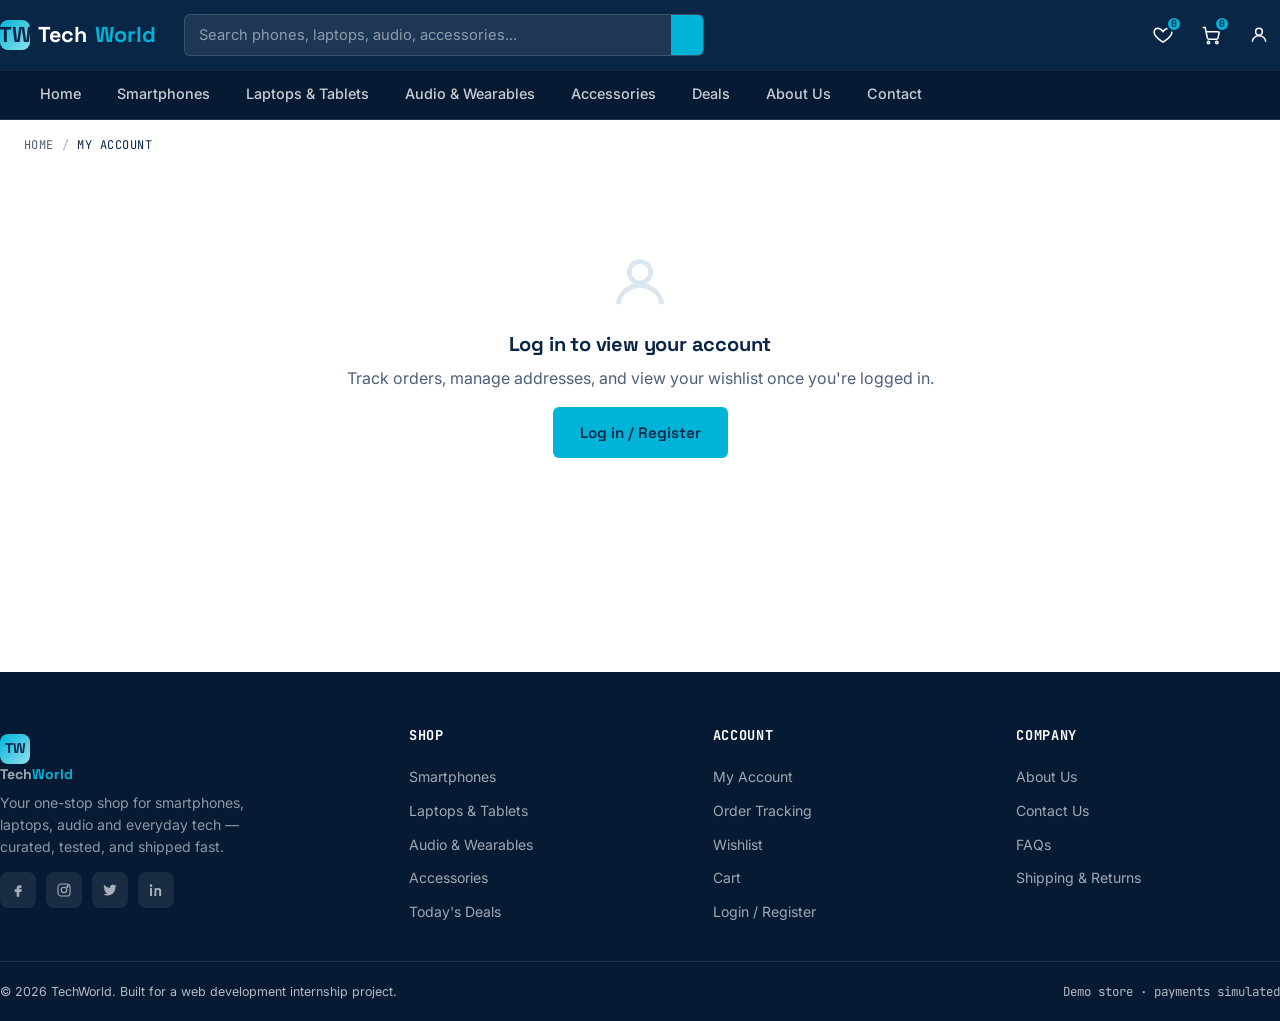
<file: account.html>
<!DOCTYPE html>
<html lang="en">
<head>
<meta charset="UTF-8">
<meta name="viewport" content="width=device-width, initial-scale=1.0">
<title>My Account — TechWorld</title>
<link rel="preconnect" href="https://fonts.googleapis.com">
<link href="https://fonts.googleapis.com/css2?family=Space+Grotesk:wght@500;600;700&family=Inter:wght@400;500;600;700&family=JetBrains+Mono:wght@500;700&display=swap" rel="stylesheet">
<link rel="stylesheet" href="style.css">
<style>
  .acc-layout{ display:grid; grid-template-columns: 220px 1fr; gap: 32px; align-items:start; }
  @media (max-width:800px){ .acc-layout{ grid-template-columns: 1fr; } }
  .acc-side{ background:var(--white); border:1px solid var(--line); border-radius: var(--radius); padding: 10px; position:sticky; top:130px; }
  .acc-side button{ display:flex; align-items:center; gap:10px; width:100%; text-align:left; background:none; border:0; padding:12px 14px; border-radius:8px; font-family: var(--font-display); font-weight:600; font-size:.9rem; color: var(--ink-soft); }
  .acc-side button.active{ background: var(--navy); color:#fff; }
  .acc-side button svg{ width:18px; height:18px; }
  .acc-side hr{ border:none; border-top:1px solid var(--line); margin:8px 0; }
  .order-card{ border:1px solid var(--line); border-radius: var(--radius); padding: 18px; margin-bottom:16px; }
  .order-head{ display:flex; justify-content:space-between; align-items:center; flex-wrap:wrap; gap:10px; margin-bottom:14px; padding-bottom:14px; border-bottom:1px solid var(--line); }
  .order-track{ display:flex; justify-content:space-between; position:relative; margin: 22px 6px 6px; }
  .order-track::before{ content:""; position:absolute; top:11px; left:0; right:0; height:2px; background:var(--line); z-index:0; }
  .order-track .ostep{ position:relative; z-index:1; display:flex; flex-direction:column; align-items:center; gap:6px; font-family:var(--font-mono); font-size:.62rem; text-transform:uppercase; color:var(--ink-soft); flex:1; text-align:center; }
  .order-track .dot{ width:22px; height:22px; border-radius:50%; background:#fff; border:2px solid var(--line); display:flex; align-items:center; justify-content:center; font-size:.65rem; }
  .order-track .ostep.done .dot{ background: var(--tech-blue); border-color: var(--tech-blue); color:var(--navy); }
  .order-track .ostep.done{ color:var(--navy); }
  .addr-card{ border:1px solid var(--line); border-radius: var(--radius); padding:16px; margin-bottom:12px; }
  .profile-avatar{ width:64px; height:64px; border-radius:50%; background: var(--navy); color:#fff; font-family:var(--font-display); font-weight:700; font-size:1.4rem; display:flex; align-items:center; justify-content:center; }
</style>
</head>
<body>

<div id="header-placeholder"></div>

<div class="container">
  <nav class="breadcrumb"><a href="index.html">Home</a><span class="sep">/</span><span class="current">My Account</span></nav>
</div>

<section class="section" style="padding-top:10px;">
  <div class="container" id="loginGate" style="display:none;">
    <div class="empty-state">
      <div style="width:64px;height:64px;color:var(--line);margin:0 auto 18px;" id="gateIcon"></div>
      <h3>Log in to view your account</h3>
      <p>Track orders, manage addresses, and view your wishlist once you're logged in.</p>
      <a href="login.html" class="btn btn-primary">Log in / Register</a>
    </div>
  </div>

  <div class="container acc-layout" id="accContent" style="display:none;">
    <aside class="acc-side">
      <button class="active" data-tab="profile">Profile</button>
      <button data-tab="orders">Orders</button>
      <button data-tab="addresses">Addresses</button>
      <button data-tab="wishlist">Wishlist</button>
      <hr>
      <button id="logoutBtn" style="color:var(--danger)">Log out</button>
    </aside>
    <div>
      <div class="tab-panel active" id="panel-profile"></div>
      <div class="tab-panel" id="panel-orders"></div>
      <div class="tab-panel" id="panel-addresses"></div>
      <div class="tab-panel" id="panel-wishlist"></div>
    </div>
  </div>
</section>

<div id="footer-placeholder"></div>

<script src="icons.js"></script>
<script src="data.js"></script>
<script src="main.js"></script>
<script src="account-page.js"></script>
</body>
</html>
</file>
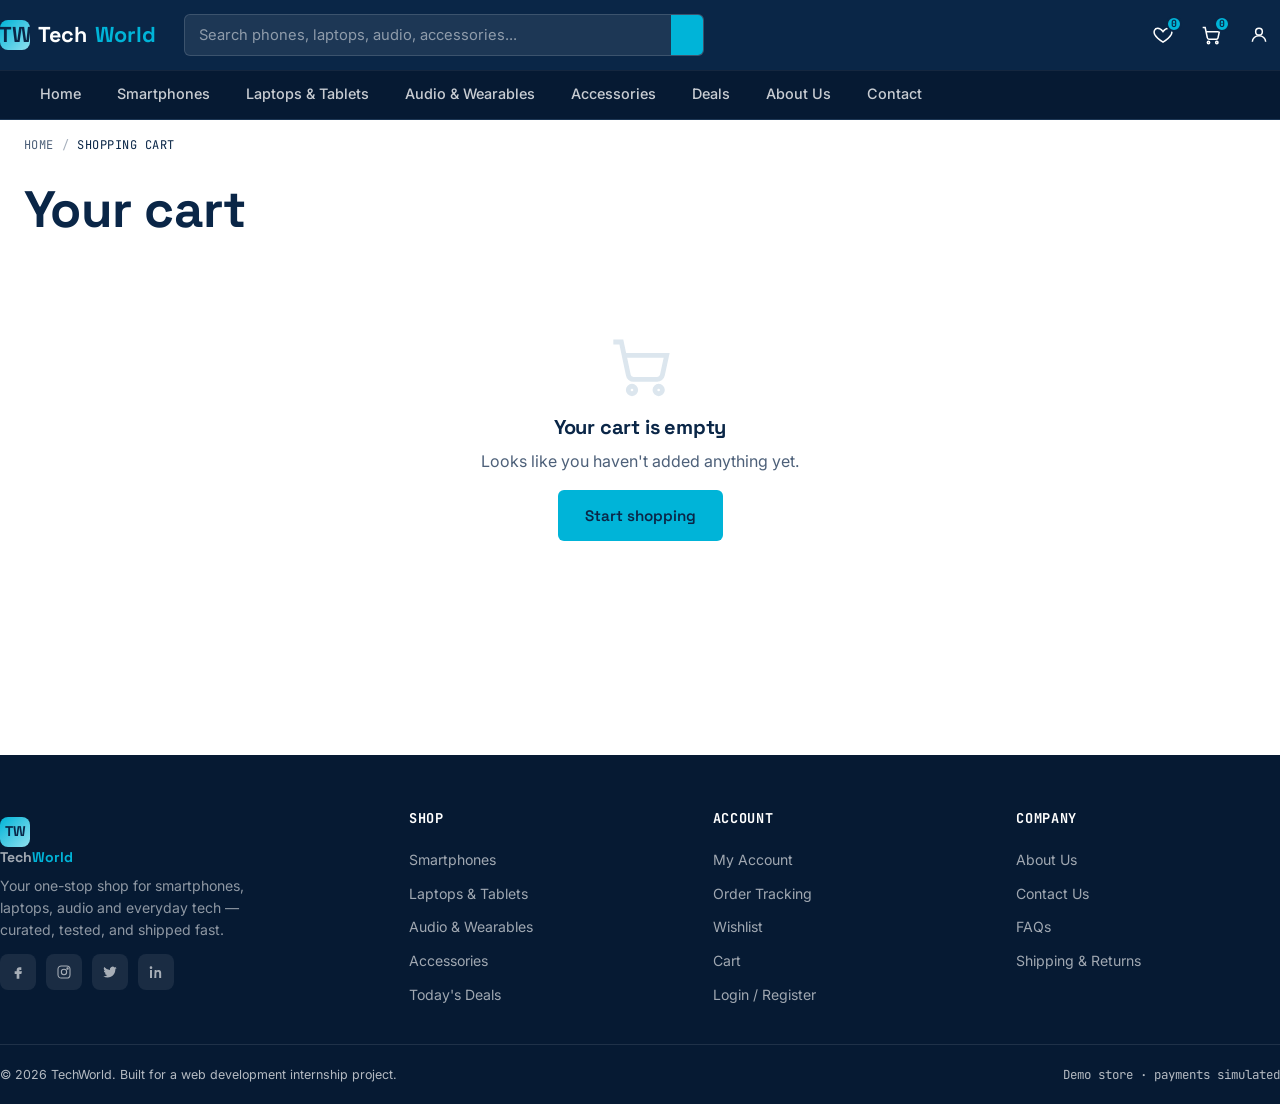
<file: cart.html>
<!DOCTYPE html>
<html lang="en">
<head>
<meta charset="UTF-8">
<meta name="viewport" content="width=device-width, initial-scale=1.0">
<title>Your Cart — TechWorld</title>
<link rel="preconnect" href="https://fonts.googleapis.com">
<link href="https://fonts.googleapis.com/css2?family=Space+Grotesk:wght@500;600;700&family=Inter:wght@400;500;600;700&family=JetBrains+Mono:wght@500;700&display=swap" rel="stylesheet">
<link rel="stylesheet" href="style.css">
<style>
  .cart-layout{ display:grid; grid-template-columns: 1fr 340px; gap:32px; align-items:start; }
  @media (max-width:900px){ .cart-layout{ grid-template-columns:1fr; } }
  @media (max-width:560px){ .cart-item{ grid-template-columns: 64px 1fr; } .cart-item-price{ grid-column: 1/-1; text-align:left; } }
  .promo-row{ display:flex; gap:10px; margin-top:16px; }
</style>
</head>
<body>

<div id="header-placeholder"></div>

<div class="container">
  <nav class="breadcrumb"><a href="index.html">Home</a><span class="sep">/</span><span class="current">Shopping Cart</span></nav>
</div>

<section class="section" style="padding-top:10px;">
  <div class="container">
    <h1 style="margin-bottom:24px;">Your cart</h1>
    <div id="cartContent"></div>
  </div>
</section>

<div id="footer-placeholder"></div>

<script src="icons.js"></script>
<script src="data.js"></script>
<script src="main.js"></script>
<script src="cart-page.js"></script>
</body>
</html>
</file>
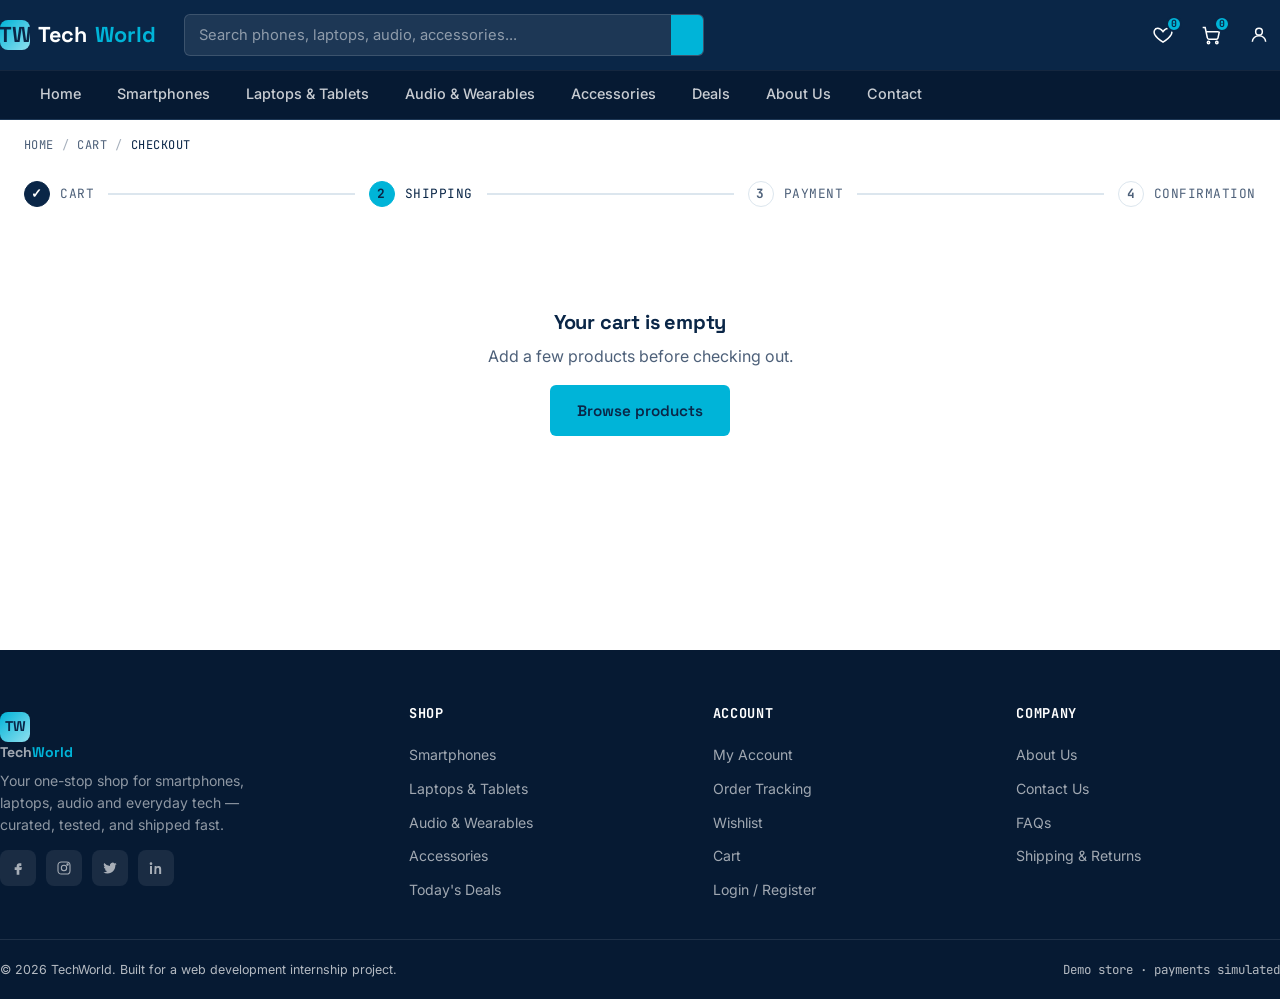
<file: checkout.html>
<!DOCTYPE html>
<html lang="en">
<head>
<meta charset="UTF-8">
<meta name="viewport" content="width=device-width, initial-scale=1.0">
<title>Checkout — TechWorld</title>
<link rel="preconnect" href="https://fonts.googleapis.com">
<link href="https://fonts.googleapis.com/css2?family=Space+Grotesk:wght@500;600;700&family=Inter:wght@400;500;600;700&family=JetBrains+Mono:wght@500;700&display=swap" rel="stylesheet">
<link rel="stylesheet" href="style.css">
<style>
  .checkout-layout{ display:grid; grid-template-columns: 1fr 360px; gap:32px; align-items:start; }
  @media (max-width:900px){ .checkout-layout{ grid-template-columns:1fr; } }
  .co-section{ margin-bottom:20px; }
  .co-section.disabled{ opacity:.45; pointer-events:none; }
  .pay-option{ display:flex; align-items:center; gap:12px; border:1.5px solid var(--line); border-radius:8px; padding:14px 16px; margin-bottom:10px; cursor:pointer; }
  .pay-option input{ accent-color: var(--tech-blue); width:16px; height:16px; }
  .pay-option.selected{ border-color: var(--tech-blue); background: rgba(0,180,216,.05); }
  .pay-option svg{ width:20px; height:20px; color:var(--navy); }
  .co-summary-item .sm-name{ flex:1; color:var(--navy); }
  .confirm-panel{ text-align:center; padding: 40px 20px; }
  .confirm-panel svg{ width:64px; height:64px; color: var(--success); margin:0 auto 16px; }
  .track-line{ display:flex; justify-content:space-between; max-width:520px; margin:30px auto 0; position:relative; }
  .track-line::before{ content:""; position:absolute; top:14px; left:0; right:0; height:2px; background:var(--line); z-index:0; }
  .track-step{ position:relative; z-index:1; display:flex; flex-direction:column; align-items:center; gap:8px; font-family:var(--font-mono); font-size:.68rem; text-transform:uppercase; color:var(--ink-soft); flex:1; }
  .track-step .dot{ width:28px; height:28px; border-radius:50%; background:var(--white); border:2px solid var(--line); display:flex; align-items:center; justify-content:center; color:var(--line); }
  .track-step.done .dot{ background:var(--tech-blue); border-color:var(--tech-blue); color:var(--navy); }
  .track-step.done{ color: var(--navy); }
</style>
</head>
<body>

<div id="header-placeholder"></div>

<div class="container">
  <nav class="breadcrumb"><a href="index.html">Home</a><span class="sep">/</span><a href="cart.html">Cart</a><span class="sep">/</span><span class="current">Checkout</span></nav>
</div>

<section class="section" style="padding-top:10px;">
  <div class="container">

    <div class="step-track" id="stepTrack">
      <div class="step done"><span class="num">✓</span> Cart</div>
      <div class="line"></div>
      <div class="step active" id="stepShippingTab"><span class="num">2</span> Shipping</div>
      <div class="line"></div>
      <div class="step" id="stepPaymentTab"><span class="num">3</span> Payment</div>
      <div class="line"></div>
      <div class="step" id="stepConfirmTab"><span class="num">4</span> Confirmation</div>
    </div>

    <div id="checkoutEmpty" style="display:none" class="empty-state">
      <h3>Your cart is empty</h3>
      <p>Add a few products before checking out.</p>
      <a href="products.html" class="btn btn-primary">Browse products</a>
    </div>

    <div id="checkoutFlow" class="checkout-layout">
      <div>
        <div class="card-panel co-section" id="shippingSection">
          <h3>Shipping address</h3>
          <form id="shippingForm">
            <div class="form-row">
              <div class="form-group"><label>Full name</label><input type="text" id="fullName" required></div>
              <div class="form-group"><label>Phone number</label><input type="tel" id="phone" required pattern="[0-9]{10}" placeholder="10-digit number"></div>
            </div>
            <div class="form-group"><label>Address line</label><input type="text" id="addr1" required placeholder="House no., street, area"></div>
            <div class="form-row">
              <div class="form-group"><label>City</label><input type="text" id="city" required></div>
              <div class="form-group"><label>State</label><input type="text" id="stateField" required></div>
            </div>
            <div class="form-row">
              <div class="form-group"><label>PIN code</label><input type="text" id="pincode" required pattern="[0-9]{6}" placeholder="6-digit PIN"></div>
              <div class="form-group"><label>Address type</label>
                <select id="addrType"><option>Home</option><option>Work</option><option>Other</option></select>
              </div>
            </div>
            <button class="btn btn-primary" type="submit">Save & continue to payment</button>
          </form>
        </div>

        <div class="card-panel co-section disabled" id="paymentSection">
          <h3>Payment method</h3>
          <label class="pay-option" data-pay="card">
            <input type="radio" name="payMethod" value="card">
            <span>Credit / Debit Card</span>
          </label>
          <div id="cardFields" style="display:none; padding: 4px 0 14px 30px;">
            <div class="form-group"><label>Card number</label><input type="text" id="cardNumber" maxlength="19" placeholder="1234 5678 9012 3456"></div>
            <div class="form-row">
              <div class="form-group"><label>Expiry</label><input type="text" id="cardExpiry" maxlength="5" placeholder="MM/YY"></div>
              <div class="form-group"><label>CVV</label><input type="text" id="cardCvv" maxlength="3" placeholder="•••"></div>
            </div>
          </div>

          <label class="pay-option" data-pay="upi">
            <input type="radio" name="payMethod" value="upi">
            <span>UPI</span>
          </label>
          <div id="upiFields" style="display:none; padding: 4px 0 14px 30px;">
            <div class="form-group"><label>UPI ID</label><input type="text" id="upiId" placeholder="yourname@bank"></div>
          </div>

          <label class="pay-option" data-pay="cod">
            <input type="radio" name="payMethod" value="cod">
            <span>Cash on Delivery</span>
          </label>

          <button class="btn btn-primary btn-block" id="placeOrderBtn" style="margin-top:14px;">Place order</button>
          <p class="small center" style="margin-top:10px;">🔒 Payments are simulated — no real transaction is processed.</p>
        </div>

        <div class="card-panel" id="confirmSection" style="display:none"></div>
      </div>

      <div class="card-panel" id="orderSummaryPanel">
        <h3>Order summary</h3>
        <div id="summaryItems"></div>
        <div id="summaryTotals"></div>
      </div>
    </div>

  </div>
</section>

<div id="footer-placeholder"></div>

<script src="icons.js"></script>
<script src="data.js"></script>
<script src="main.js"></script>
<script src="checkout-page.js"></script>
</body>
</html>
</file>
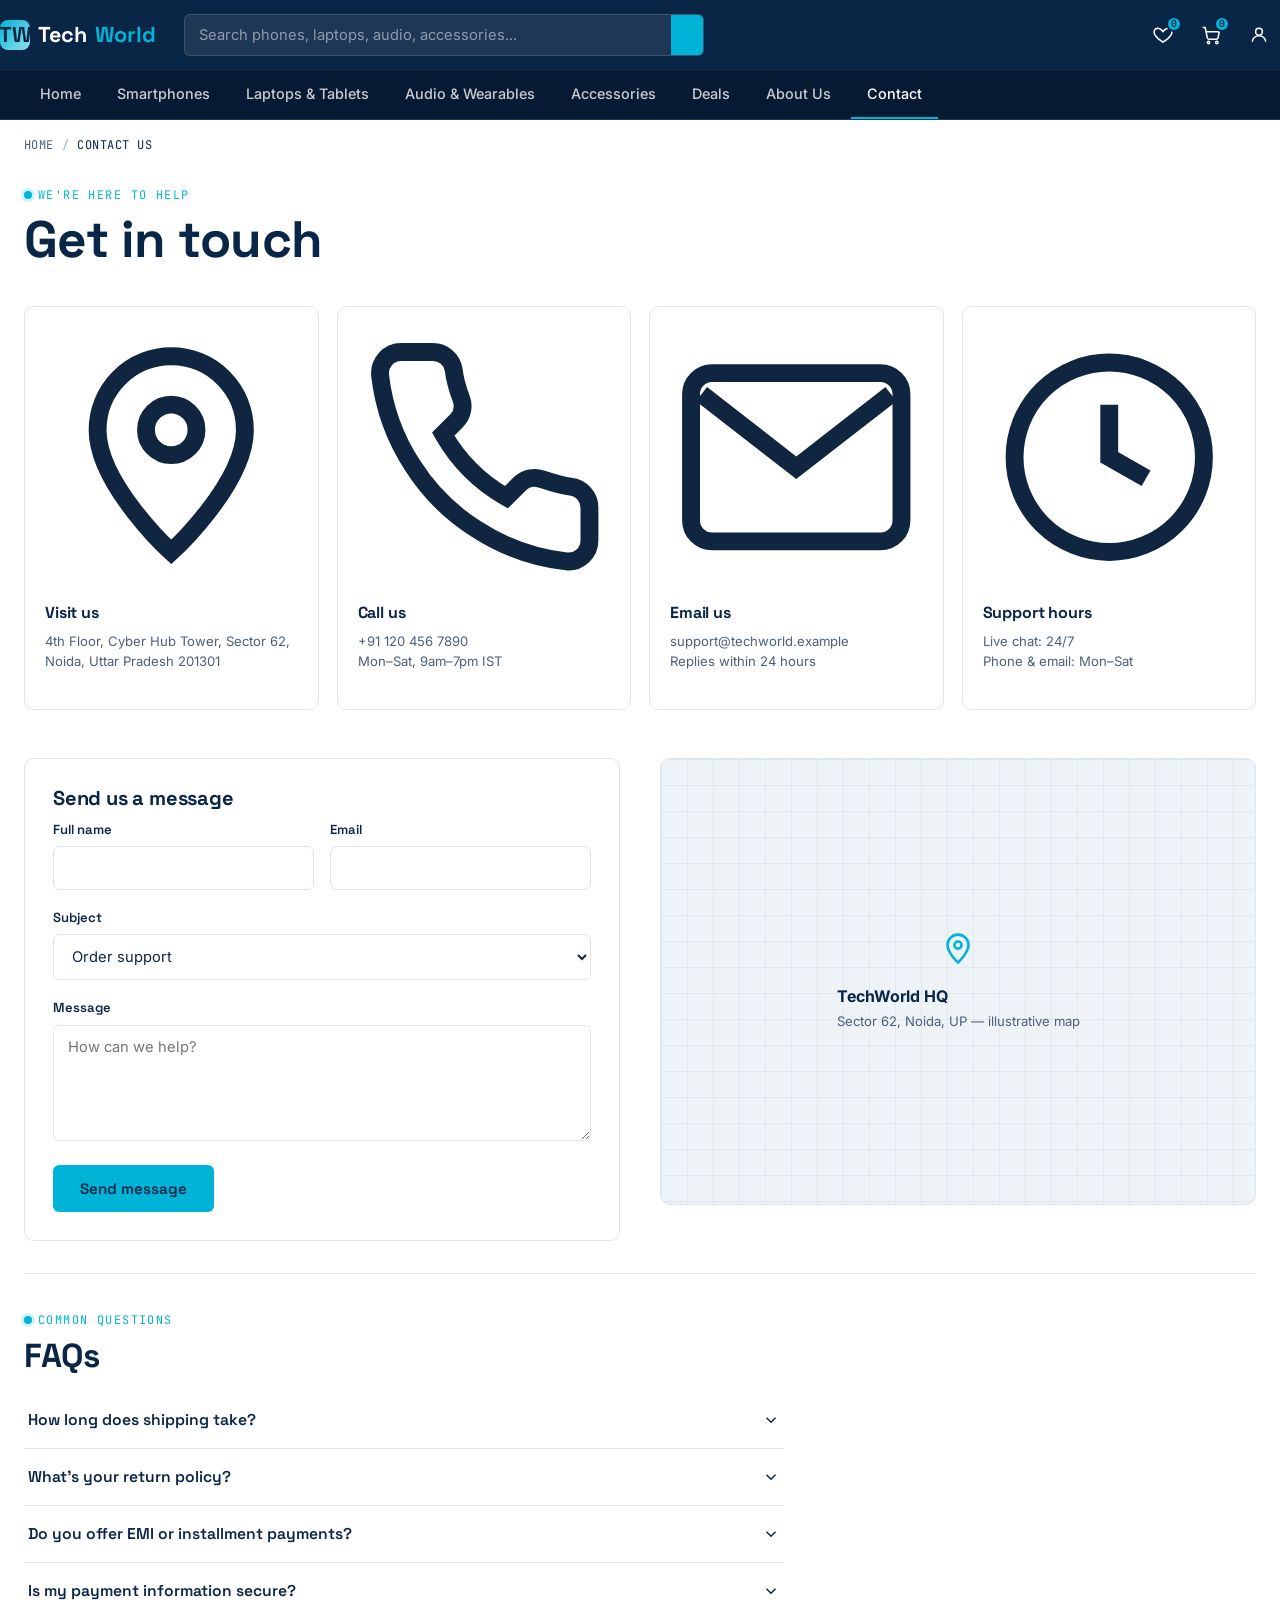
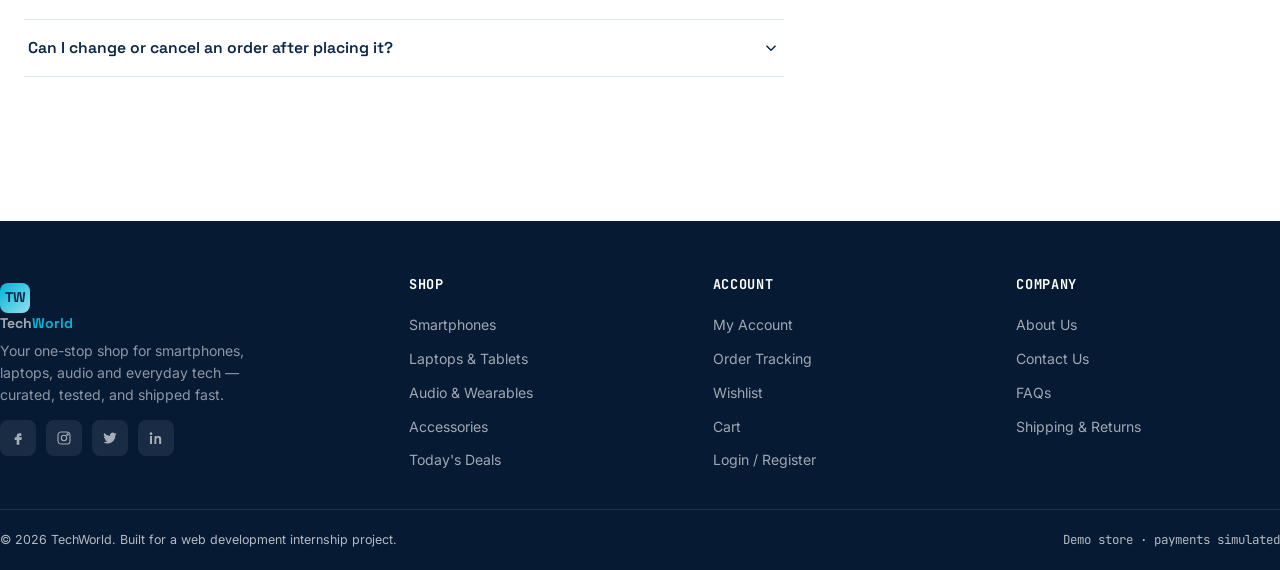
<file: contact.html>
<!DOCTYPE html>
<html lang="en">
<head>
<meta charset="UTF-8">
<meta name="viewport" content="width=device-width, initial-scale=1.0">
<title>Contact Us — TechWorld</title>
<link rel="preconnect" href="https://fonts.googleapis.com">
<link href="https://fonts.googleapis.com/css2?family=Space+Grotesk:wght@500;600;700&family=Inter:wght@400;500;600;700&family=JetBrains+Mono:wght@500;700&display=swap" rel="stylesheet">
<link rel="stylesheet" href="style.css">
<style>
  .contact-grid{ display:grid; grid-template-columns: repeat(4,1fr); gap:18px; margin-bottom: 48px; }
  @media (max-width:800px){ .contact-grid{ grid-template-columns: 1fr 1fr; } }
  .contact-card{ padding:24px 20px; border:1px solid var(--line); border-radius: var(--radius); }
  .contact-card .cat-icon{ margin-bottom:14px; }
  .contact-layout{ display:grid; grid-template-columns: 1fr 1fr; gap:40px; align-items:start; }
  @media (max-width:860px){ .contact-layout{ grid-template-columns:1fr; } }
  .map-box{ aspect-ratio: 4/3; border-radius: var(--radius); background:
      linear-gradient(rgba(10,38,71,.05) 1px, transparent 1px) 0 0/26px 26px,
      linear-gradient(90deg, rgba(10,38,71,.05) 1px, transparent 1px) 0 0/26px 26px,
      var(--surface-alt);
    border:1px solid var(--line); display:flex; align-items:center; justify-content:center; flex-direction:column; gap:10px; color: var(--navy); }
  .map-box svg{ width:36px; height:36px; color:var(--tech-blue); }
  .faq-item{ border-bottom:1px solid var(--line); }
  .faq-q{ width:100%; text-align:left; background:none; border:0; padding:18px 4px; display:flex; justify-content:space-between; align-items:center; font-family:var(--font-display); font-weight:600; color:var(--navy); font-size:.98rem; }
  .faq-q svg{ width:18px; height:18px; transition: transform .2s ease; }
  .faq-item.open .faq-q svg{ transform: rotate(180deg); }
  .faq-a{ max-height:0; overflow:hidden; transition: max-height .25s ease; }
  .faq-item.open .faq-a{ max-height:200px; }
  .faq-a p{ padding: 0 4px 18px; margin:0; }
  .success-panel{ text-align:center; padding: 30px 10px; }
  .success-panel svg{ width:52px; height:52px; color:var(--success); margin:0 auto 12px; }
</style>
</head>
<body>

<div id="header-placeholder"></div>

<div class="container">
  <nav class="breadcrumb"><a href="index.html">Home</a><span class="sep">/</span><span class="current">Contact Us</span></nav>
</div>

<section class="section" style="padding-top:10px;">
  <div class="container">
    <div class="eyebrow">We're here to help</div>
    <h1 style="margin-bottom:36px;">Get in touch</h1>

    <div class="contact-grid">
      <div class="contact-card"><div class="cat-icon" id="ic-loc"></div><h4>Visit us</h4><p class="small">4th Floor, Cyber Hub Tower, Sector 62, Noida, Uttar Pradesh 201301</p></div>
      <div class="contact-card"><div class="cat-icon" id="ic-phone"></div><h4>Call us</h4><p class="small">+91 120 456 7890<br>Mon–Sat, 9am–7pm IST</p></div>
      <div class="contact-card"><div class="cat-icon" id="ic-mail"></div><h4>Email us</h4><p class="small">support@techworld.example<br>Replies within 24 hours</p></div>
      <div class="contact-card"><div class="cat-icon" id="ic-clock2"></div><h4>Support hours</h4><p class="small">Live chat: 24/7<br>Phone & email: Mon–Sat</p></div>
    </div>

    <div class="contact-layout">
      <div class="card-panel">
        <h3>Send us a message</h3>
        <div id="formHolder">
          <form id="contactForm">
            <div class="form-row">
              <div class="form-group"><label>Full name</label><input type="text" id="cName" required></div>
              <div class="form-group"><label>Email</label><input type="email" id="cEmail" required></div>
            </div>
            <div class="form-group"><label>Subject</label>
              <select id="cSubject">
                <option>Order support</option>
                <option>Product question</option>
                <option>Returns & refunds</option>
                <option>Partnership</option>
                <option>Something else</option>
              </select>
            </div>
            <div class="form-group"><label>Message</label><textarea id="cMessage" rows="5" required placeholder="How can we help?"></textarea></div>
            <button class="btn btn-primary" type="submit">Send message</button>
          </form>
        </div>
      </div>
      <div>
        <div class="map-box">
          <div id="ic-pin"></div>
          <div>
            <strong>TechWorld HQ</strong>
            <p class="small" style="margin:2px 0 0;">Sector 62, Noida, UP — illustrative map</p>
          </div>
        </div>
      </div>
    </div>

    <div class="divider" id="faq" style="scroll-margin-top:120px;"></div>
    <div class="eyebrow">Common questions</div>
    <h2>FAQs</h2>
    <div id="faqList" style="max-width:760px;"></div>
  </div>
</section>

<div id="footer-placeholder"></div>

<script src="icons.js"></script>
<script src="data.js"></script>
<script src="main.js"></script>
<script>
  document.addEventListener("DOMContentLoaded", ()=>{
    document.getElementById("ic-loc").innerHTML = icon("location");
    document.getElementById("ic-phone").innerHTML = icon("phoneCall");
    document.getElementById("ic-mail").innerHTML = icon("mail");
    document.getElementById("ic-clock2").innerHTML = icon("clock");
    document.getElementById("ic-pin").innerHTML = icon("location");

    document.getElementById("contactForm").addEventListener("submit", (e)=>{
      e.preventDefault();
      document.getElementById("formHolder").innerHTML = `
        <div class="success-panel">
          ${icon("checkCircle")}
          <h3>Message sent</h3>
          <p class="small">Thanks for reaching out — our team will reply within 24 hours.</p>
        </div>`;
    });

    const faqs = [
      { q:"How long does shipping take?", a:"Most orders arrive within 2–4 business days. Orders over ₹2,000 ship free; expedited options are available at checkout." },
      { q:"What's your return policy?", a:"Unopened items can be returned within 7 days of delivery for a full refund. Opened electronics are covered by our 1-year warranty for defects." },
      { q:"Do you offer EMI or installment payments?", a:"Card and UPI payments support EMI plans from most major Indian banks at checkout (simulated in this demo)." },
      { q:"Is my payment information secure?", a:"Yes — all checkout traffic is encrypted. This demo store does not process real payments or store real card details." },
      { q:"Can I change or cancel an order after placing it?", a:"Orders can be modified within 1 hour of placing them. After that, contact support and we'll do our best to help before it ships." }
    ];
    document.getElementById("faqList").innerHTML = faqs.map((f,i) => `
      <div class="faq-item" data-i="${i}">
        <button class="faq-q">${f.q}${icon("chevronDown")}</button>
        <div class="faq-a"><p>${f.a}</p></div>
      </div>`).join("");

    document.getElementById("faqList").addEventListener("click", (e)=>{
      const btn = e.target.closest(".faq-q");
      if (!btn) return;
      btn.closest(".faq-item").classList.toggle("open");
    });
  });
</script>
</body>
</html>
</file>
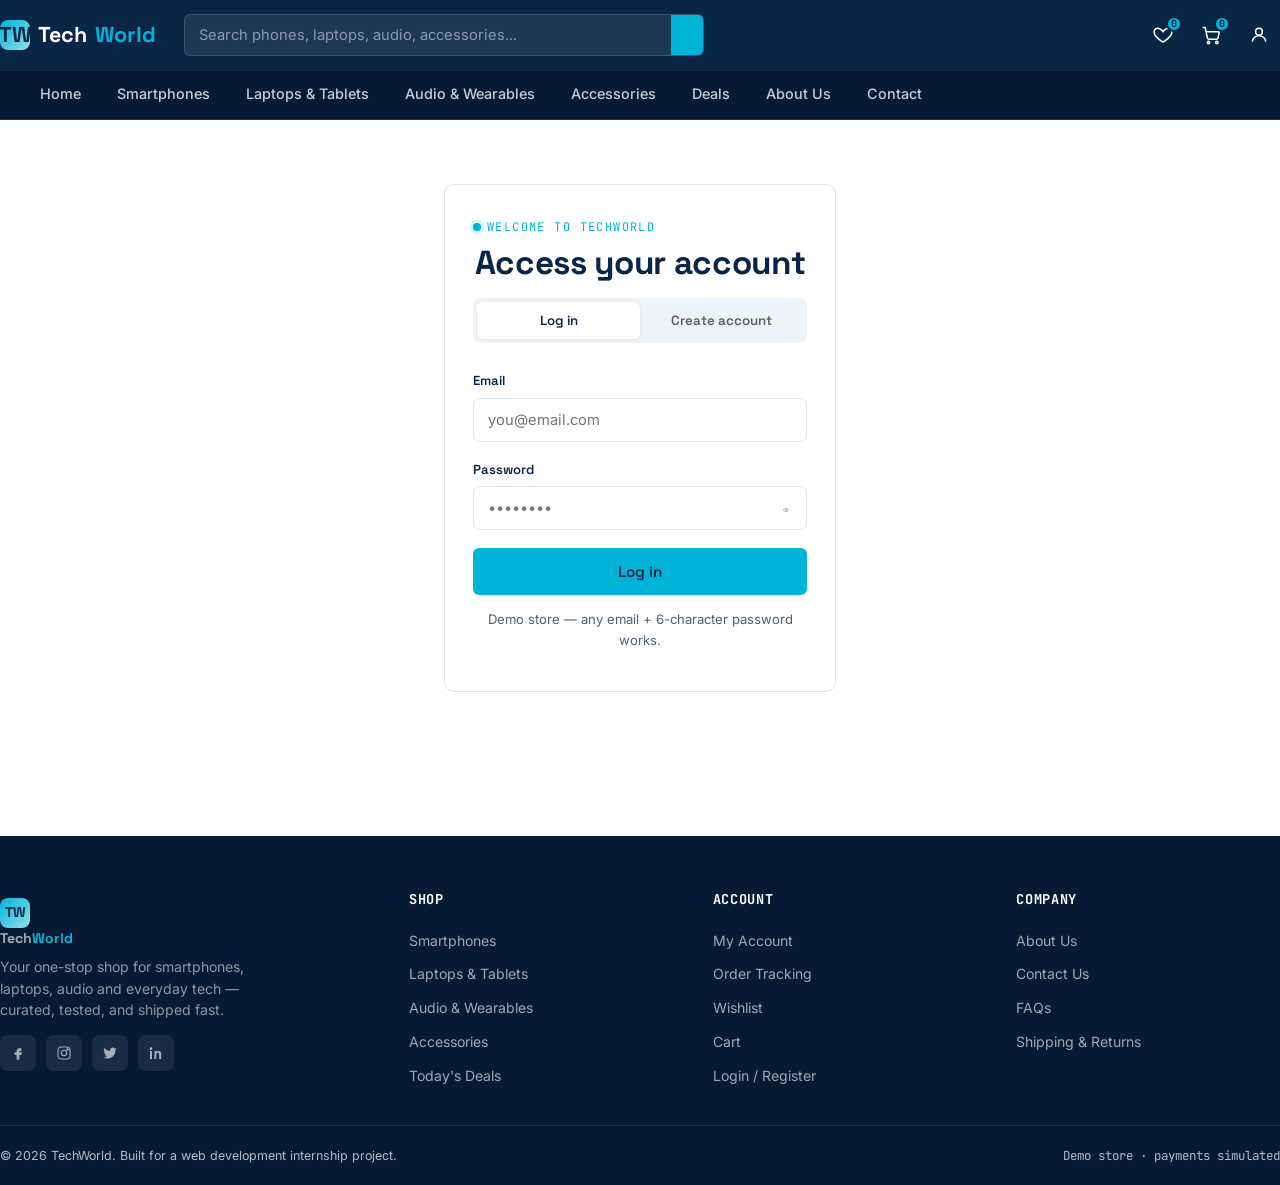
<file: login.html>
<!DOCTYPE html>
<html lang="en">
<head>
<meta charset="UTF-8">
<meta name="viewport" content="width=device-width, initial-scale=1.0">
<title>Login or Register — TechWorld</title>
<link rel="preconnect" href="https://fonts.googleapis.com">
<link href="https://fonts.googleapis.com/css2?family=Space+Grotesk:wght@500;600;700&family=Inter:wght@400;500;600;700&family=JetBrains+Mono:wght@500;700&display=swap" rel="stylesheet">
<link rel="stylesheet" href="style.css">
<style>
  .auth-wrap{ max-width: 440px; margin: 0 auto; }
  .auth-toggle{ display:flex; background: var(--surface-alt); border-radius: 8px; padding:4px; margin-bottom: 28px; }
  .auth-toggle button{ flex:1; border:0; background:none; padding:10px; border-radius:6px; font-family: var(--font-display); font-weight:600; color: var(--ink-soft); }
  .auth-toggle button.active{ background: var(--white); color: var(--navy); box-shadow: var(--shadow-sm); }
  .pw-wrap{ position:relative; }
  .pw-wrap button{ position:absolute; right:12px; top:50%; transform:translateY(-50%); background:none; border:0; color:var(--ink-soft); width:18px; height:18px; }
  .auth-form{ display:none; }
  .auth-form.active{ display:block; }
</style>
</head>
<body>

<div id="header-placeholder"></div>

<section class="section">
  <div class="container auth-wrap">
    <div class="card-panel">
      <div class="eyebrow center" style="justify-content:center;">Welcome to TechWorld</div>
      <h2 class="center">Access your account</h2>
      <div class="auth-toggle">
        <button id="tabLogin" class="active">Log in</button>
        <button id="tabRegister">Create account</button>
      </div>

      <form id="loginForm" class="auth-form active">
        <div class="form-group"><label>Email</label><input type="email" id="loginEmail" required placeholder="you@email.com"></div>
        <div class="form-group">
          <label>Password</label>
          <div class="pw-wrap">
            <input type="password" id="loginPassword" required minlength="6" placeholder="••••••••">
            <button type="button" data-toggle="loginPassword"></button>
          </div>
        </div>
        <button class="btn btn-primary btn-block" type="submit">Log in</button>
        <p class="small center" style="margin-top:14px;">Demo store — any email + 6-character password works.</p>
      </form>

      <form id="registerForm" class="auth-form">
        <div class="form-group"><label>Full name</label><input type="text" id="regName" required></div>
        <div class="form-group"><label>Email</label><input type="email" id="regEmail" required></div>
        <div class="form-group">
          <label>Password</label>
          <div class="pw-wrap">
            <input type="password" id="regPassword" required minlength="6" placeholder="At least 6 characters">
            <button type="button" data-toggle="regPassword"></button>
          </div>
        </div>
        <button class="btn btn-primary btn-block" type="submit">Create account</button>
        <p class="small center" style="margin-top:14px;">By creating an account you agree to our (demo) Terms & Privacy Policy.</p>
      </form>
    </div>
  </div>
</section>

<div id="footer-placeholder"></div>

<script src="icons.js"></script>
<script src="data.js"></script>
<script src="main.js"></script>
<script>
  document.addEventListener("DOMContentLoaded", ()=>{
    if (Store.getUser()){ window.location.href = "account.html"; return; }

    const tabLogin = document.getElementById("tabLogin");
    const tabRegister = document.getElementById("tabRegister");
    const loginForm = document.getElementById("loginForm");
    const registerForm = document.getElementById("registerForm");

    tabLogin.addEventListener("click", ()=>{
      tabLogin.classList.add("active"); tabRegister.classList.remove("active");
      loginForm.classList.add("active"); registerForm.classList.remove("active");
    });
    tabRegister.addEventListener("click", ()=>{
      tabRegister.classList.add("active"); tabLogin.classList.remove("active");
      registerForm.classList.add("active"); loginForm.classList.remove("active");
    });

    document.querySelectorAll("[data-toggle]").forEach(btn=>{
      btn.innerHTML = icon("eye");
      btn.addEventListener("click", ()=>{
        const input = document.getElementById(btn.dataset.toggle);
        const show = input.type === "password";
        input.type = show ? "text" : "password";
        btn.innerHTML = icon(show ? "eyeOff" : "eye");
      });
    });

    loginForm.addEventListener("submit", (e)=>{
      e.preventDefault();
      const email = document.getElementById("loginEmail").value;
      Store.setUser({ name: email.split("@")[0], email, joined: new Date().toISOString() });
      showToast("Logged in successfully");
      setTimeout(()=> window.location.href = "account.html", 500);
    });

    registerForm.addEventListener("submit", (e)=>{
      e.preventDefault();
      const name = document.getElementById("regName").value;
      const email = document.getElementById("regEmail").value;
      Store.setUser({ name, email, joined: new Date().toISOString() });
      showToast("Account created — welcome!");
      setTimeout(()=> window.location.href = "account.html", 500);
    });
  });
</script>
</body>
</html>
</file>
<file: style.css>
/* ============================================================
   TechWorld — Design System
   Display: Space Grotesk · Body: Inter · Data/Spec: JetBrains Mono
   ============================================================ */

:root{
  /* Palette */
  --navy: #0A2647;
  --navy-deep: #061a33;
  --navy-soft: #12335f;
  --white: #FFFFFF;
  --tech-blue: #00B4D8;
  --tech-blue-light: #90E0EF;
  --ink: #10253F;
  --ink-soft: #4D6079;
  --surface: #F5F8FA;
  --surface-alt: #EDF3F7;
  --line: #DCE6EE;
  --amber: #FFB703;
  --success: #17A673;
  --danger: #E14E4E;

  /* Type */
  --font-display: 'Space Grotesk', 'Segoe UI', system-ui, sans-serif;
  --font-body: 'Inter', 'Segoe UI', system-ui, sans-serif;
  --font-mono: 'JetBrains Mono', 'SFMono-Regular', Consolas, monospace;

  /* Layout */
  --maxw: 1280px;
  --radius: 10px;
  --radius-sm: 6px;
  --shadow-sm: 0 1px 3px rgba(10,38,71,0.08);
  --shadow-md: 0 8px 24px rgba(10,38,71,0.12);
  --shadow-lg: 0 20px 48px rgba(10,38,71,0.18);
}

*, *::before, *::after{ box-sizing: border-box; }
html{ scroll-behavior: smooth; }
body{
  margin:0;
  font-family: var(--font-body);
  color: var(--ink);
  background: var(--white);
  line-height: 1.55;
  -webkit-font-smoothing: antialiased;
}
img{ max-width:100%; display:block; }
a{ color: inherit; text-decoration:none; }
ul{ list-style:none; margin:0; padding:0; }
button{ font-family: inherit; cursor:pointer; }
input, select, textarea{ font-family: inherit; }

h1,h2,h3,h4{
  font-family: var(--font-display);
  color: var(--navy);
  margin: 0 0 .5em;
  line-height: 1.15;
  letter-spacing: -0.01em;
}
h1{ font-size: clamp(2.1rem, 4vw, 3.4rem); }
h2{ font-size: clamp(1.6rem, 2.6vw, 2.3rem); }
h3{ font-size: 1.25rem; }
p{ margin: 0 0 1em; color: var(--ink-soft); }

.container{
  max-width: var(--maxw);
  margin: 0 auto;
  padding: 0 24px;
}

:focus-visible{
  outline: 2px solid var(--tech-blue);
  outline-offset: 2px;
}

@media (prefers-reduced-motion: reduce){
  *{ animation-duration: 0.001ms !important; transition-duration: 0.001ms !important; }
}

/* ---------- Spec strip (signature motif) ----------
   Mono-font label rows that mimic a product spec sheet.
   Used as dividers, card meta, and section eyebrows. */
.spec-strip{
  font-family: var(--font-mono);
  font-size: .72rem;
  letter-spacing: .08em;
  text-transform: uppercase;
  color: var(--tech-blue);
  display:flex;
  align-items:center;
  gap:8px;
}
.spec-strip .dot{ color: var(--ink-soft); opacity:.5; }
.spec-strip.on-dark{ color: var(--tech-blue-light); }

.eyebrow{
  font-family: var(--font-mono);
  font-size: .74rem;
  letter-spacing: .12em;
  text-transform: uppercase;
  color: var(--tech-blue);
  display:inline-flex;
  align-items:center;
  gap:.5em;
  margin-bottom: .6em;
}
.eyebrow::before{
  content:"";
  width:8px; height:8px;
  background: var(--tech-blue);
  border-radius: 50%;
  box-shadow: 0 0 0 3px rgba(0,180,216,.18);
}

/* ---------- Buttons ---------- */
.btn{
  display:inline-flex;
  align-items:center;
  justify-content:center;
  gap:8px;
  padding: 13px 26px;
  border-radius: var(--radius-sm);
  font-family: var(--font-display);
  font-weight: 600;
  font-size: .95rem;
  border: 1.5px solid transparent;
  transition: transform .15s ease, box-shadow .15s ease, background .15s ease, color .15s ease, border-color .15s ease;
  white-space: nowrap;
}
.btn:active{ transform: translateY(1px); }
.btn-primary{
  background: var(--tech-blue);
  color: var(--navy);
}
.btn-primary:hover{ background: var(--tech-blue-light); box-shadow: var(--shadow-md); }
.btn-dark{
  background: var(--navy);
  color: var(--white);
}
.btn-dark:hover{ background: var(--navy-soft); box-shadow: var(--shadow-md); }
.btn-outline{
  background: transparent;
  border-color: var(--navy);
  color: var(--navy);
}
.btn-outline:hover{ background: var(--navy); color: var(--white); }
.btn-outline.on-dark{ border-color: rgba(255,255,255,.5); color:var(--white); }
.btn-outline.on-dark:hover{ background: var(--white); color: var(--navy); }
.btn-ghost{
  background: transparent;
  color: var(--navy);
  padding: 10px 14px;
}
.btn-ghost:hover{ color: var(--tech-blue); }
.btn-block{ width:100%; }
.btn-sm{ padding: 9px 16px; font-size: .85rem; }
.btn:disabled{ opacity:.5; cursor:not-allowed; }

/* ---------- Header ---------- */
.site-header{
  position: sticky; top:0; z-index: 100;
  background: var(--navy);
  border-bottom: 1px solid rgba(255,255,255,.08);
}
.header-top{
  display:flex;
  align-items:center;
  gap: 28px;
  padding: 14px 0;
}
.logo{
  font-family: var(--font-display);
  font-weight: 700;
  font-size: 1.35rem;
  color: var(--white);
  display:flex;
  align-items:center;
  gap:8px;
  flex-shrink:0;
}
.logo .logo-mark{
  width: 30px; height:30px;
  border-radius: 8px;
  background: linear-gradient(135deg, var(--tech-blue), var(--tech-blue-light));
  display:flex; align-items:center; justify-content:center;
  color: var(--navy);
  font-weight:800;
}
.logo span{ color: var(--tech-blue); }

.search-bar{
  flex:1;
  max-width: 520px;
  display:flex;
  background: rgba(255,255,255,.08);
  border: 1px solid rgba(255,255,255,.14);
  border-radius: var(--radius-sm);
  overflow:hidden;
}
.search-bar input{
  flex:1;
  border:0; background:transparent; color:var(--white);
  padding: 11px 14px; font-size:.92rem;
}
.search-bar input::placeholder{ color: rgba(255,255,255,.5); }
.search-bar button{
  border:0; background: var(--tech-blue); color:var(--navy);
  padding: 0 16px; display:flex; align-items:center; justify-content:center;
}
.search-bar button:hover{ background: var(--tech-blue-light); }

.header-actions{
  display:flex; align-items:center; gap: 6px;
  margin-left: auto;
}
.icon-btn{
  position:relative;
  display:flex; align-items:center; justify-content:center;
  width:42px; height:42px;
  border-radius: var(--radius-sm);
  color: var(--white);
  background: transparent;
  border: none;
}
.icon-btn:hover{ background: rgba(255,255,255,.1); }
.icon-btn svg{ width:20px; height:20px; }
.badge-count{
  position:absolute; top:2px; right:2px;
  background: var(--tech-blue);
  color: var(--navy);
  font-family: var(--font-mono);
  font-size: .62rem; font-weight:700;
  min-width:16px; height:16px; padding: 0 3px;
  border-radius: 50%;
  display:flex; align-items:center; justify-content:center;
  border: 2px solid var(--navy);
}

.main-nav{
  background: var(--navy-deep);
  border-top: 1px solid rgba(255,255,255,.06);
}
.main-nav .container{ display:flex; align-items:center; gap: 4px; }
.main-nav a{
  display:block;
  padding: 12px 16px;
  color: rgba(255,255,255,.78);
  font-size:.9rem;
  font-weight:500;
  border-bottom: 2px solid transparent;
}
.main-nav a:hover, .main-nav a.active{
  color: var(--white);
  border-bottom-color: var(--tech-blue);
}
.nav-toggle{ display:none; background:none; border:0; color:var(--white); padding:8px; }

.mobile-search{ display:none; padding: 10px 24px 14px; background: var(--navy); }

@media (max-width: 900px){
  .search-bar{ display:none; }
  .mobile-search{ display:block; }
  .mobile-search .search-bar{ display:flex; max-width:none; }
  .main-nav{ display:none; }
  .main-nav.open{ display:block; }
  .main-nav .container{ flex-direction:column; align-items:stretch; padding-top:8px; padding-bottom:8px; }
  .nav-toggle{ display:flex; align-items:center; }
}

/* ---------- Breadcrumb ---------- */
.breadcrumb{
  font-family: var(--font-mono);
  font-size: .75rem;
  color: var(--ink-soft);
  padding: 16px 0;
  text-transform: uppercase;
  letter-spacing: .04em;
}
.breadcrumb a{ color: var(--ink-soft); }
.breadcrumb a:hover{ color: var(--tech-blue); }
.breadcrumb .sep{ margin: 0 8px; opacity:.5; }
.breadcrumb .current{ color: var(--navy); }

/* ---------- Hero ---------- */
.hero{
  position: relative;
  background: radial-gradient(1100px 480px at 85% -10%, rgba(0,180,216,.28), transparent 60%), linear-gradient(180deg, var(--navy) 0%, var(--navy-deep) 100%);
  color: var(--white);
  overflow:hidden;
}
.hero::before{
  content:"";
  position:absolute; inset:0;
  background-image: radial-gradient(rgba(0,180,216,.35) 1px, transparent 1.5px);
  background-size: 26px 26px;
  opacity:.25;
  mask-image: linear-gradient(180deg, transparent, black 30%, black 70%, transparent);
}
.hero-inner{
  position:relative;
  display:grid;
  grid-template-columns: 1.1fr .9fr;
  gap: 40px;
  align-items:center;
  padding: 64px 0 72px;
}
.hero h1{ color: var(--white); }
.hero h1 em{ font-style:normal; color: var(--tech-blue); }
.hero-lede{ font-size: 1.05rem; color: rgba(255,255,255,.72); max-width: 480px; }
.hero-actions{ display:flex; gap:14px; margin-top: 26px; flex-wrap:wrap; }
.hero-stats{ display:flex; gap: 28px; margin-top: 40px; }
.hero-stats div{ font-family: var(--font-mono); }
.hero-stats .num{ display:block; font-size:1.4rem; color:var(--white); font-weight:700; }
.hero-stats .label{ font-size:.68rem; color: rgba(255,255,255,.55); text-transform:uppercase; letter-spacing:.08em; }

.hero-visual{
  position:relative;
  display:grid; grid-template-columns: 1fr 1fr; gap:16px;
}
.hero-card{
  background: rgba(255,255,255,.06);
  border: 1px solid rgba(255,255,255,.14);
  border-radius: var(--radius);
  padding: 18px;
  backdrop-filter: blur(6px);
}
.hero-card:nth-child(2){ margin-top: 34px; }
.hero-card .device-icon{ color: var(--tech-blue); width:34px; height:34px; margin-bottom:10px; }
.hero-card h4{ color:var(--white); margin:0 0 4px; font-size:.95rem; }
.hero-card .price{ font-family: var(--font-mono); color: var(--tech-blue-light); font-size:.85rem; }

@media (max-width: 860px){
  .hero-inner{ grid-template-columns: 1fr; padding: 44px 0 40px; }
  .hero-visual{ order:-1; }
}

/* ---------- Section ---------- */
.section{ padding: 64px 0; }
.section.alt{ background: var(--surface); }
.section-head{
  display:flex; align-items:flex-end; justify-content:space-between;
  gap: 20px; margin-bottom: 32px; flex-wrap:wrap;
}
.section-head h2{ margin:0; }
.section-head p{ margin:0; }

/* ---------- Category chips ---------- */
.category-grid{
  display:grid;
  grid-template-columns: repeat(4, 1fr);
  gap: 18px;
}
.category-card{
  background: var(--white);
  border: 1px solid var(--line);
  border-radius: var(--radius);
  padding: 26px 20px;
  text-align:center;
  transition: transform .18s ease, box-shadow .18s ease, border-color .18s ease;
}
.category-card:hover{ transform: translateY(-4px); box-shadow: var(--shadow-md); border-color: var(--tech-blue); }
.category-card .cat-icon{
  width:52px; height:52px; margin: 0 auto 14px;
  border-radius: 12px;
  background: var(--surface-alt);
  display:flex; align-items:center; justify-content:center;
  color: var(--navy);
}
.category-card:hover .cat-icon{ background: var(--navy); color: var(--tech-blue); }
.category-card .cat-icon svg{ width:26px; height:26px; }
.category-card h4{ margin:0 0 4px; font-size:1rem; }
.category-card span{ font-family: var(--font-mono); font-size:.72rem; color: var(--ink-soft); text-transform:uppercase; letter-spacing:.05em; }

@media (max-width: 760px){ .category-grid{ grid-template-columns: repeat(2,1fr); } }

/* ---------- Product grid & card ---------- */
.product-grid{
  display:grid;
  grid-template-columns: repeat(4, 1fr);
  gap: 22px;
}
@media (max-width: 1080px){ .product-grid{ grid-template-columns: repeat(3,1fr); } }
@media (max-width: 760px){ .product-grid{ grid-template-columns: repeat(2,1fr); gap:14px; } }
@media (max-width: 480px){ .product-grid{ grid-template-columns: 1fr 1fr; } }

.product-card{
  position:relative;
  background: var(--white);
  border: 1px solid var(--line);
  border-radius: var(--radius);
  overflow:hidden;
  display:flex; flex-direction:column;
  transition: box-shadow .2s ease, transform .2s ease, border-color .2s ease;
}
.product-card:hover{ box-shadow: var(--shadow-lg); transform: translateY(-3px); border-color: rgba(0,180,216,.4); }

.product-media{
  position:relative;
  aspect-ratio: 1/1;
  background:
    radial-gradient(circle at 30% 20%, rgba(0,180,216,.14), transparent 55%),
    linear-gradient(135deg, var(--navy) 0%, var(--navy-soft) 100%);
  display:flex; align-items:center; justify-content:center;
  overflow:hidden;
}
.product-media::after{
  content:"";
  position:absolute; inset:0;
  background-image: radial-gradient(rgba(0,180,216,.3) 1px, transparent 1.4px);
  background-size: 20px 20px;
  opacity:.3;
}
.product-media svg{ width:46%; height:46%; color: var(--tech-blue-light); position:relative; z-index:1; filter: drop-shadow(0 6px 14px rgba(0,0,0,.35)); }

/* Real photo layer: sits above the icon fallback; onerror chain in main.js
   hides it (revealing the icon) if no file exists at images/products/{id}.* */
.product-photo{ position:absolute; inset:0; width:100%; height:100%; object-fit:cover; z-index:2; background:var(--white); }

/* corner brackets — signature hover detail, echoes a camera/scanner viewfinder */
.product-media .bracket{
  position:absolute; width:16px; height:16px;
  border-color: var(--tech-blue); opacity:0; transition: opacity .2s ease;
}
.product-card:hover .bracket{ opacity: 1; }
.bracket.tl{ top:10px; left:10px; border-top:2px solid; border-left:2px solid; }
.bracket.tr{ top:10px; right:10px; border-top:2px solid; border-right:2px solid; }
.bracket.bl{ bottom:10px; left:10px; border-bottom:2px solid; border-left:2px solid; }
.bracket.br{ bottom:10px; right:10px; border-bottom:2px solid; border-right:2px solid; }

.product-tag{
  position:absolute; top:10px; left:10px; z-index:2;
  font-family: var(--font-mono); font-size:.65rem; text-transform:uppercase; letter-spacing:.05em;
  padding: 4px 8px; border-radius: 4px; font-weight:700;
}
.product-tag.sale{ background: var(--amber); color: var(--navy); }
.product-tag.new{ background: var(--tech-blue); color: var(--navy); }
.product-tag.best{ background: var(--white); color: var(--navy); }
.product-tag.out{ background: var(--danger); color: var(--white); }

.wishlist-btn{
  position:absolute; top:10px; right:10px; z-index:2;
  width:32px; height:32px; border-radius:50%;
  background: rgba(255,255,255,.92);
  border:0; display:flex; align-items:center; justify-content:center;
  color: var(--navy);
  transition: transform .15s ease, color .15s ease;
}
.wishlist-btn:hover{ transform: scale(1.1); }
.wishlist-btn svg{ width:16px; height:16px; }
.wishlist-btn.active{ color: var(--danger); }
.wishlist-btn.active svg{ fill: var(--danger); }

.product-info{ padding: 16px; display:flex; flex-direction:column; gap:6px; flex:1; }
.product-meta.spec-strip{ font-size:.66rem; }
.product-name{
  font-family: var(--font-display); font-weight:600; font-size:.98rem; color:var(--navy);
  display:-webkit-box; -webkit-line-clamp:2; -webkit-box-orient:vertical; overflow:hidden;
}
.product-rating{ display:flex; align-items:center; gap:6px; font-size:.78rem; color: var(--ink-soft); }
.product-rating .stars{ color: var(--amber); letter-spacing:1px; }
.product-price-row{ display:flex; align-items:baseline; gap:8px; margin-top:auto; padding-top:6px; }
.price{ font-family: var(--font-mono); font-weight:700; color: var(--navy); font-size:1.05rem; }
.price-old{ font-family: var(--font-mono); color: var(--ink-soft); text-decoration: line-through; font-size:.82rem; }
.product-actions{ padding: 0 16px 16px; }

/* ---------- Filters (Product Listing) ---------- */
.listing-layout{ display:grid; grid-template-columns: 260px 1fr; gap: 32px; align-items:start; }
.filters{
  background: var(--white); border:1px solid var(--line); border-radius: var(--radius);
  padding: 20px; position:sticky; top: 130px;
}
.filters h3{ font-size:1rem; }
.filter-group{ padding: 16px 0; border-top: 1px solid var(--line); }
.filter-group:first-of-type{ border-top:0; padding-top:0; }
.filter-group h4{ font-family: var(--font-display); font-size:.85rem; color: var(--navy); margin:0 0 10px; text-transform:uppercase; letter-spacing:.03em; }
.filter-option{ display:flex; align-items:center; gap:9px; font-size:.87rem; color: var(--ink-soft); padding: 5px 0; cursor:pointer; }
.filter-option input{ accent-color: var(--tech-blue); width:15px; height:15px; }
.filter-option:hover{ color: var(--navy); }
.price-range{ display:flex; gap:8px; align-items:center; }
.price-range input{ width:100%; padding:8px; border:1px solid var(--line); border-radius:6px; font-size:.82rem; font-family: var(--font-mono); }

.listing-toolbar{
  display:flex; align-items:center; justify-content:space-between; flex-wrap:wrap; gap:12px;
  margin-bottom: 20px; padding-bottom:16px; border-bottom: 1px solid var(--line);
}
.result-count{ font-family: var(--font-mono); font-size:.8rem; color: var(--ink-soft); }
.sort-select{
  padding: 9px 12px; border-radius: 6px; border: 1px solid var(--line); background:var(--white); font-size:.85rem; color: var(--navy);
}
.active-filters{ display:flex; gap:8px; flex-wrap:wrap; margin-bottom:16px; }
.filter-chip{
  display:flex; align-items:center; gap:6px;
  background: var(--surface-alt); border-radius:20px; padding:6px 10px 6px 12px;
  font-size:.78rem; color: var(--navy); font-family: var(--font-mono);
}
.filter-chip button{ background:none; border:0; color: var(--ink-soft); display:flex; }

@media (max-width: 900px){
  .listing-layout{ grid-template-columns: 1fr; }
  .filters{ position:static; }
}

/* ---------- Forms ---------- */
.form-group{ margin-bottom: 18px; }
.form-group label{
  display:block; font-size:.82rem; font-weight:600; color:var(--navy); margin-bottom:6px;
  font-family: var(--font-display);
}
.form-group input, .form-group select, .form-group textarea{
  width:100%; padding: 12px 14px; border:1.5px solid var(--line); border-radius: var(--radius-sm);
  font-size: .92rem; color: var(--ink); background: var(--white);
  transition: border-color .15s ease;
}
.form-group input:focus, .form-group select:focus, .form-group textarea:focus{
  outline:none; border-color: var(--tech-blue); box-shadow: 0 0 0 3px rgba(0,180,216,.14);
}
.form-row{ display:grid; grid-template-columns: 1fr 1fr; gap: 16px; }
@media (max-width:600px){ .form-row{ grid-template-columns: 1fr; } }
.form-hint{ font-size:.75rem; color: var(--ink-soft); margin-top:4px; }
.form-error{ font-size:.75rem; color: var(--danger); margin-top:4px; display:none; }
.form-group.invalid input, .form-group.invalid select{ border-color: var(--danger); }
.form-group.invalid .form-error{ display:block; }

.card-panel{
  background: var(--white); border: 1px solid var(--line); border-radius: var(--radius);
  padding: 28px;
}

/* ---------- Cart ---------- */
.cart-item{
  display:grid; grid-template-columns: 90px 1fr auto auto; gap:18px; align-items:center;
  padding: 18px 0; border-bottom: 1px solid var(--line);
}
.cart-item-media{
  position:relative; overflow:hidden;
  width:90px; height:90px; border-radius: 8px;
  background: linear-gradient(135deg, var(--navy), var(--navy-soft));
  display:flex; align-items:center; justify-content:center;
}
.cart-item-media svg{ width:40px; height:40px; color: var(--tech-blue-light); position:relative; z-index:1; }
.cart-item-media .product-photo{ z-index:2; }
.cart-item h4{ margin:0 0 4px; font-size:.95rem; }
.qty-control{ display:flex; align-items:center; border:1px solid var(--line); border-radius:6px; width:fit-content; }
.qty-control button{ background:none; border:0; width:30px; height:32px; color:var(--navy); font-size:1rem; }
.qty-control button:hover{ background: var(--surface-alt); }
.qty-control input{ width:36px; border:0; text-align:center; font-family: var(--font-mono); font-size:.9rem; }
.cart-item-remove{ background:none; border:0; color: var(--ink-soft); font-size:.78rem; text-decoration:underline; margin-top:6px; }
.cart-item-remove:hover{ color: var(--danger); }
.cart-item-price{ font-family: var(--font-mono); font-weight:700; color: var(--navy); text-align:right; white-space:nowrap; }

.summary-row{ display:flex; justify-content:space-between; padding: 9px 0; font-size:.92rem; color: var(--ink-soft); }
.summary-row.total{ border-top: 1.5px solid var(--navy); margin-top:8px; padding-top:16px; font-size:1.15rem; color:var(--navy); font-weight:700; font-family: var(--font-mono); }
.summary-row.total span:last-child{ color: var(--tech-blue); }

/* ---------- Steps (checkout) ---------- */
.step-track{ display:flex; align-items:center; gap:0; margin-bottom: 34px; }
.step-track .step{ display:flex; align-items:center; gap:10px; color: var(--ink-soft); font-family: var(--font-mono); font-size:.8rem; text-transform:uppercase; letter-spacing:.04em; }
.step-track .step .num{ width:26px; height:26px; border-radius:50%; border:1.5px solid var(--line); display:flex; align-items:center; justify-content:center; font-weight:700; }
.step-track .step.active{ color: var(--navy); }
.step-track .step.active .num{ background: var(--tech-blue); border-color: var(--tech-blue); color: var(--navy); }
.step-track .step.done .num{ background: var(--navy); border-color: var(--navy); color: var(--white); }
.step-track .line{ flex:1; height:1.5px; background: var(--line); margin:0 14px; }

/* ---------- Badges / status ---------- */
.badge{ display:inline-flex; align-items:center; gap:6px; font-family: var(--font-mono); font-size:.72rem; text-transform:uppercase; letter-spacing:.04em; padding: 4px 10px; border-radius: 20px; }
.badge.in-stock{ background: rgba(23,166,115,.12); color: var(--success); }
.badge.low-stock{ background: rgba(255,183,3,.16); color:#a06a00; }
.badge.out-stock{ background: rgba(225,78,78,.12); color: var(--danger); }

/* ---------- Tables ---------- */
.data-table{ width:100%; border-collapse: collapse; font-size:.88rem; }
.data-table th{ text-align:left; font-family: var(--font-mono); font-size:.72rem; text-transform:uppercase; letter-spacing:.05em; color: var(--ink-soft); padding: 10px 12px; border-bottom: 1.5px solid var(--navy); }
.data-table td{ padding: 14px 12px; border-bottom: 1px solid var(--line); }

/* ---------- Order/summary line items (checkout review, order history) ---------- */
.co-summary-item{ display:flex; gap:10px; align-items:center; padding:8px 0; border-bottom:1px solid var(--line); font-size:.85rem; }
.co-summary-item .sm-media{ position:relative; overflow:hidden; width:42px; height:42px; border-radius:6px; background:linear-gradient(135deg,var(--navy),var(--navy-soft)); display:flex; align-items:center; justify-content:center; flex-shrink:0; }
.co-summary-item .sm-media svg{ width:20px; height:20px; color:var(--tech-blue-light); position:relative; z-index:1; }
.co-summary-item .sm-media .product-photo{ z-index:2; }

/* ---------- Tabs ---------- */
.tabs{ display:flex; gap: 4px; border-bottom: 1.5px solid var(--line); margin-bottom: 24px; overflow-x:auto; }
.tab-btn{ background:none; border:0; padding: 12px 18px; font-family: var(--font-display); font-weight:600; color: var(--ink-soft); border-bottom: 2px solid transparent; white-space:nowrap; }
.tab-btn.active{ color: var(--navy); border-bottom-color: var(--tech-blue); }
.tab-panel{ display:none; }
.tab-panel.active{ display:block; }

/* ---------- Footer ---------- */
.site-footer{ background: var(--navy-deep); color: rgba(255,255,255,.7); margin-top: 80px; }
.footer-grid{ display:grid; grid-template-columns: 1.4fr 1fr 1fr 1fr; gap: 40px; padding: 56px 0 32px; }
.footer-grid h4{ color: var(--white); font-size:.85rem; text-transform:uppercase; letter-spacing:.05em; margin-bottom:16px; font-family: var(--font-mono); }
.footer-grid a{ display:block; padding: 6px 0; font-size:.88rem; color: rgba(255,255,255,.62); }
.footer-grid a:hover{ color: var(--tech-blue-light); }
.footer-brand p{ color: rgba(255,255,255,.55); font-size:.88rem; max-width:280px; }
.footer-social{ display:flex; gap:10px; margin-top:14px; }
.footer-social a{ width:36px; height:36px; border-radius:8px; background: rgba(255,255,255,.08); display:flex; align-items:center; justify-content:center; padding:0; }
.footer-social a:hover{ background: var(--tech-blue); color: var(--navy); }
.footer-social svg{ width:16px; height:16px; }
.footer-bottom{ border-top: 1px solid rgba(255,255,255,.1); padding: 20px 0; display:flex; justify-content:space-between; flex-wrap:wrap; gap:10px; font-size:.78rem; }
@media (max-width: 860px){ .footer-grid{ grid-template-columns: 1fr 1fr; } }

/* ---------- Toast ---------- */
.toast-wrap{ position:fixed; bottom: 24px; right: 24px; z-index: 999; display:flex; flex-direction:column; gap:10px; }
.toast{
  background: var(--navy); color: var(--white); padding: 14px 18px; border-radius: var(--radius-sm);
  box-shadow: var(--shadow-lg); font-size:.87rem; display:flex; align-items:center; gap:10px;
  border-left: 3px solid var(--tech-blue);
  animation: toast-in .25s ease;
  min-width: 240px;
}
@keyframes toast-in{ from{ opacity:0; transform: translateY(10px);} to{ opacity:1; transform:none; } }

/* ---------- Misc ---------- */
.empty-state{ text-align:center; padding: 70px 20px; }
.empty-state svg{ width:64px; height:64px; color: var(--line); margin: 0 auto 18px; }
.divider{ height:1px; background: var(--line); margin: 32px 0; }
.two-col{ display:grid; grid-template-columns: 1fr 1fr; gap: 40px; }
@media (max-width: 860px){ .two-col{ grid-template-columns: 1fr; } }
.center{ text-align:center; }
.mt-0{ margin-top:0; }
.text-mono{ font-family: var(--font-mono); }
.small{ font-size: .82rem; }
</file>
